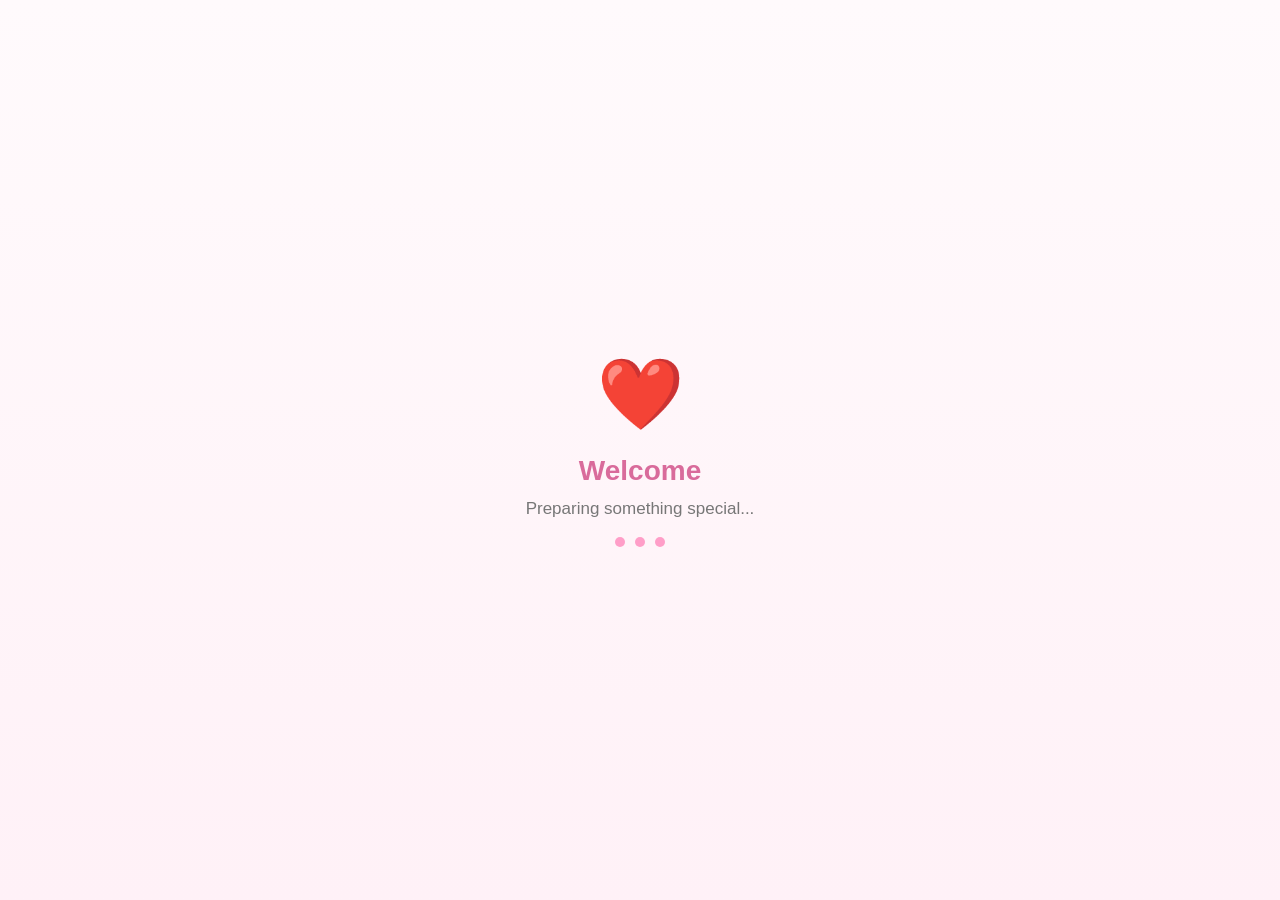
<file: index.html>
<!DOCTYPE html>
<html lang="en">

<head>

    <meta charset="UTF-8">

    <meta name="viewport" content="width=device-width, initial-scale=1.0">

    <title>For You ❤️</title>

    <meta http-equiv="refresh" content="2; url=home.html">

    <style>

        *{

            margin:0;

            padding:0;

            box-sizing:border-box;

        }

        body{

            display:flex;

            justify-content:center;

            align-items:center;

            height:100vh;

            background:linear-gradient(
                180deg,
                #fffafc,
                #fff1f7
            );

            font-family:"Poppins",sans-serif;

            overflow:hidden;

        }

        .loader{

            text-align:center;

        }

        .heart{

            font-size:70px;

            animation:beat 1.2s infinite;

        }

        h1{

            margin-top:20px;

            color:#d96b9b;

            font-size:28px;

            font-weight:600;

        }

        p{

            margin-top:12px;

            color:#777;

            font-size:17px;

        }

        .dots{

            margin-top:18px;

            display:flex;

            justify-content:center;

            gap:10px;

        }

        .dots span{

            width:10px;

            height:10px;

            border-radius:50%;

            background:#ff9ec8;

            animation:bounce 1s infinite;

        }

        .dots span:nth-child(2){

            animation-delay:.2s;

        }

        .dots span:nth-child(3){

            animation-delay:.4s;

        }

        @keyframes beat{

            0%{

                transform:scale(1);

            }

            50%{

                transform:scale(1.2);

            }

            100%{

                transform:scale(1);

            }

        }

        @keyframes bounce{

            0%,100%{

                transform:translateY(0);

                opacity:.5;

            }

            50%{

                transform:translateY(-8px);

                opacity:1;

            }

        }

    </style>

</head>

<body>

    <div class="loader">

        <div class="heart">❤️</div>

        <h1>Welcome</h1>

        <p>Preparing something special...</p>

        <div class="dots">

            <span></span>

            <span></span>

            <span></span>

        </div>

    </div>

</body>

</html>
</file>
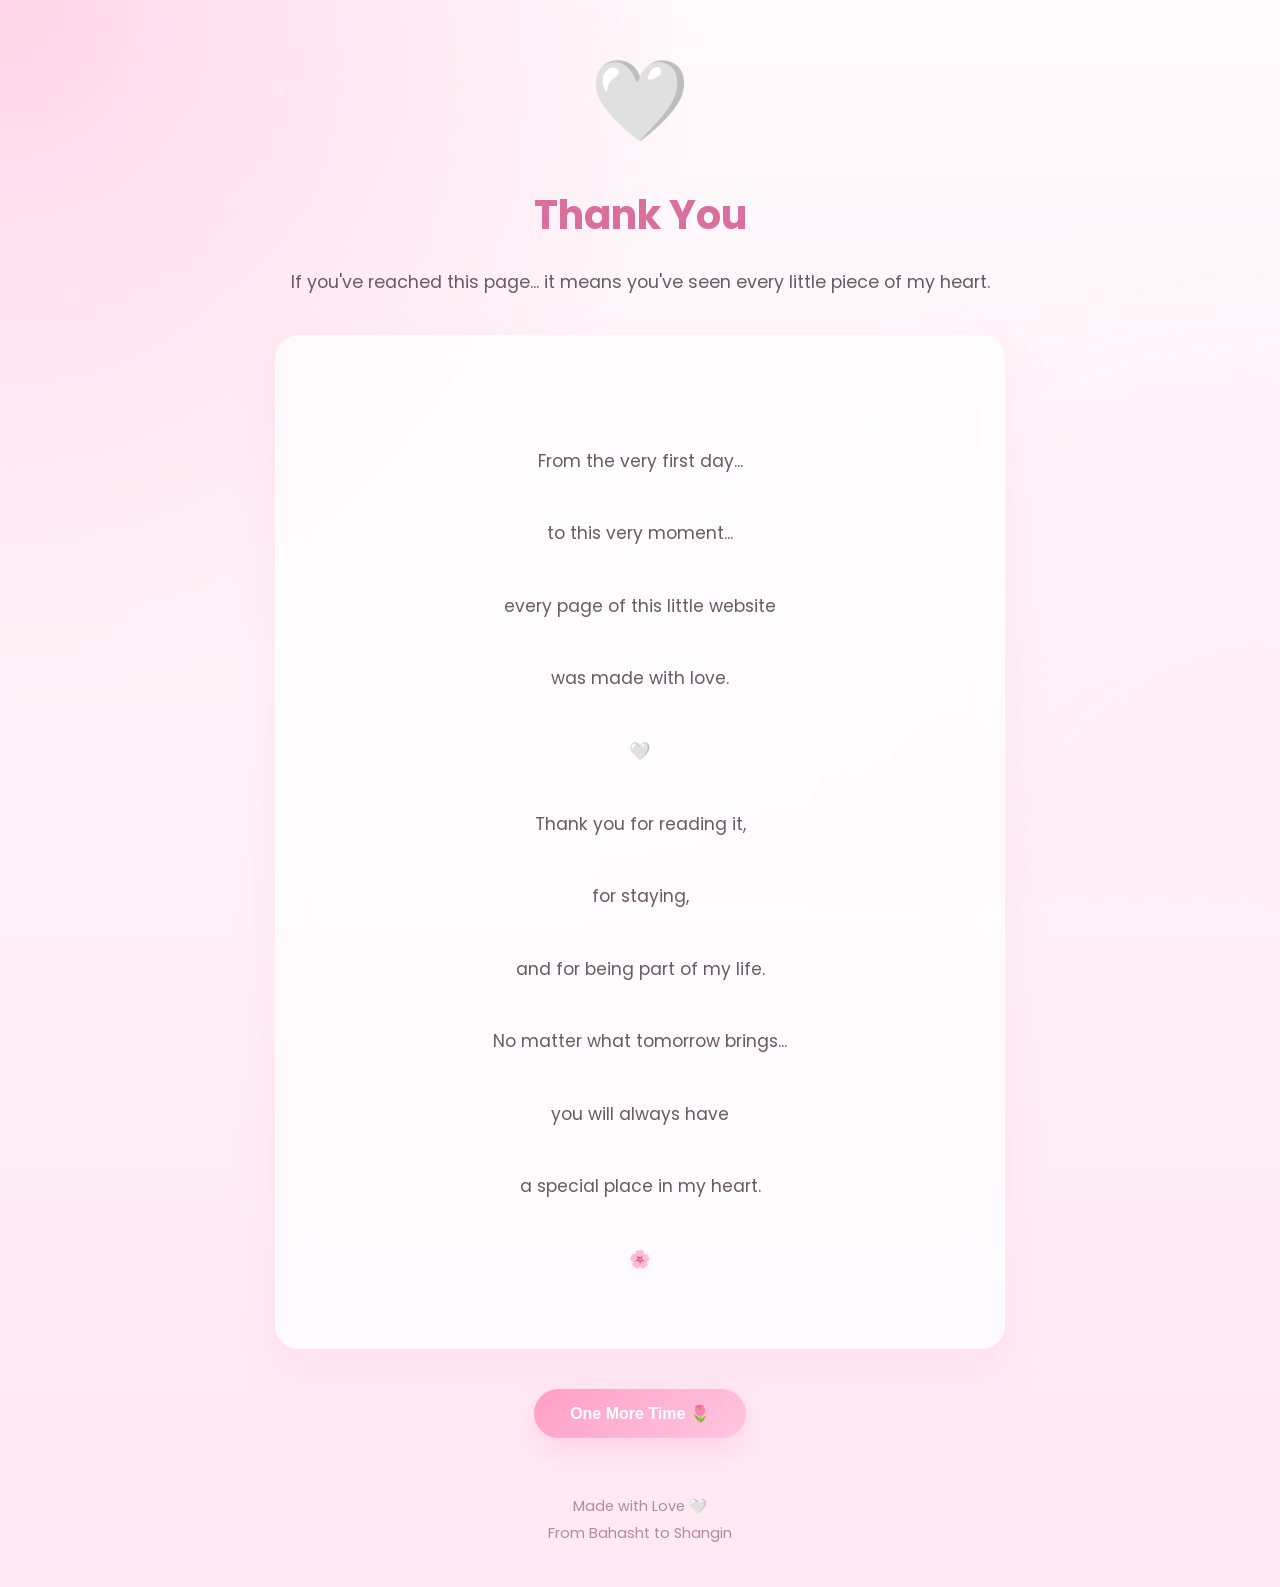
<file: final.html>
<!DOCTYPE html>
<html lang="en">

<head>

<meta charset="UTF-8">

<meta name="viewport"
content="width=device-width, initial-scale=1.0">

<title>Forever 🤍</title>

<link rel="stylesheet" href="final.css">

<link href="https://fonts.googleapis.com/css2?family=Poppins:wght@300;400;500;600;700&display=swap" rel="stylesheet">

</head>

<body>

<div class="background"></div>

<main class="final-page">

<div class="heart">

🤍

</div>

<h1>

Thank You

</h1>

<p class="intro">

If you've reached this page...

it means you've seen every little piece of my heart.

</p>
<div class="letter-box">

<p>

From the very first day...

to this very moment...

every page of this little website

was made with love.

🤍

Thank you for reading it,

for staying,

and for being part of my life.

No matter what tomorrow brings...

you will always have

a special place in my heart.

🌸

</p>

</div>

<div class="buttons">

<button id="restartBtn">

One More Time 🌷

</button>

</div>

<footer>

Made with Love 🤍

<br>

From Bahasht to Shangin

</footer>

</main>

<script src="final.js"></script>

</body>

</html>
</file>
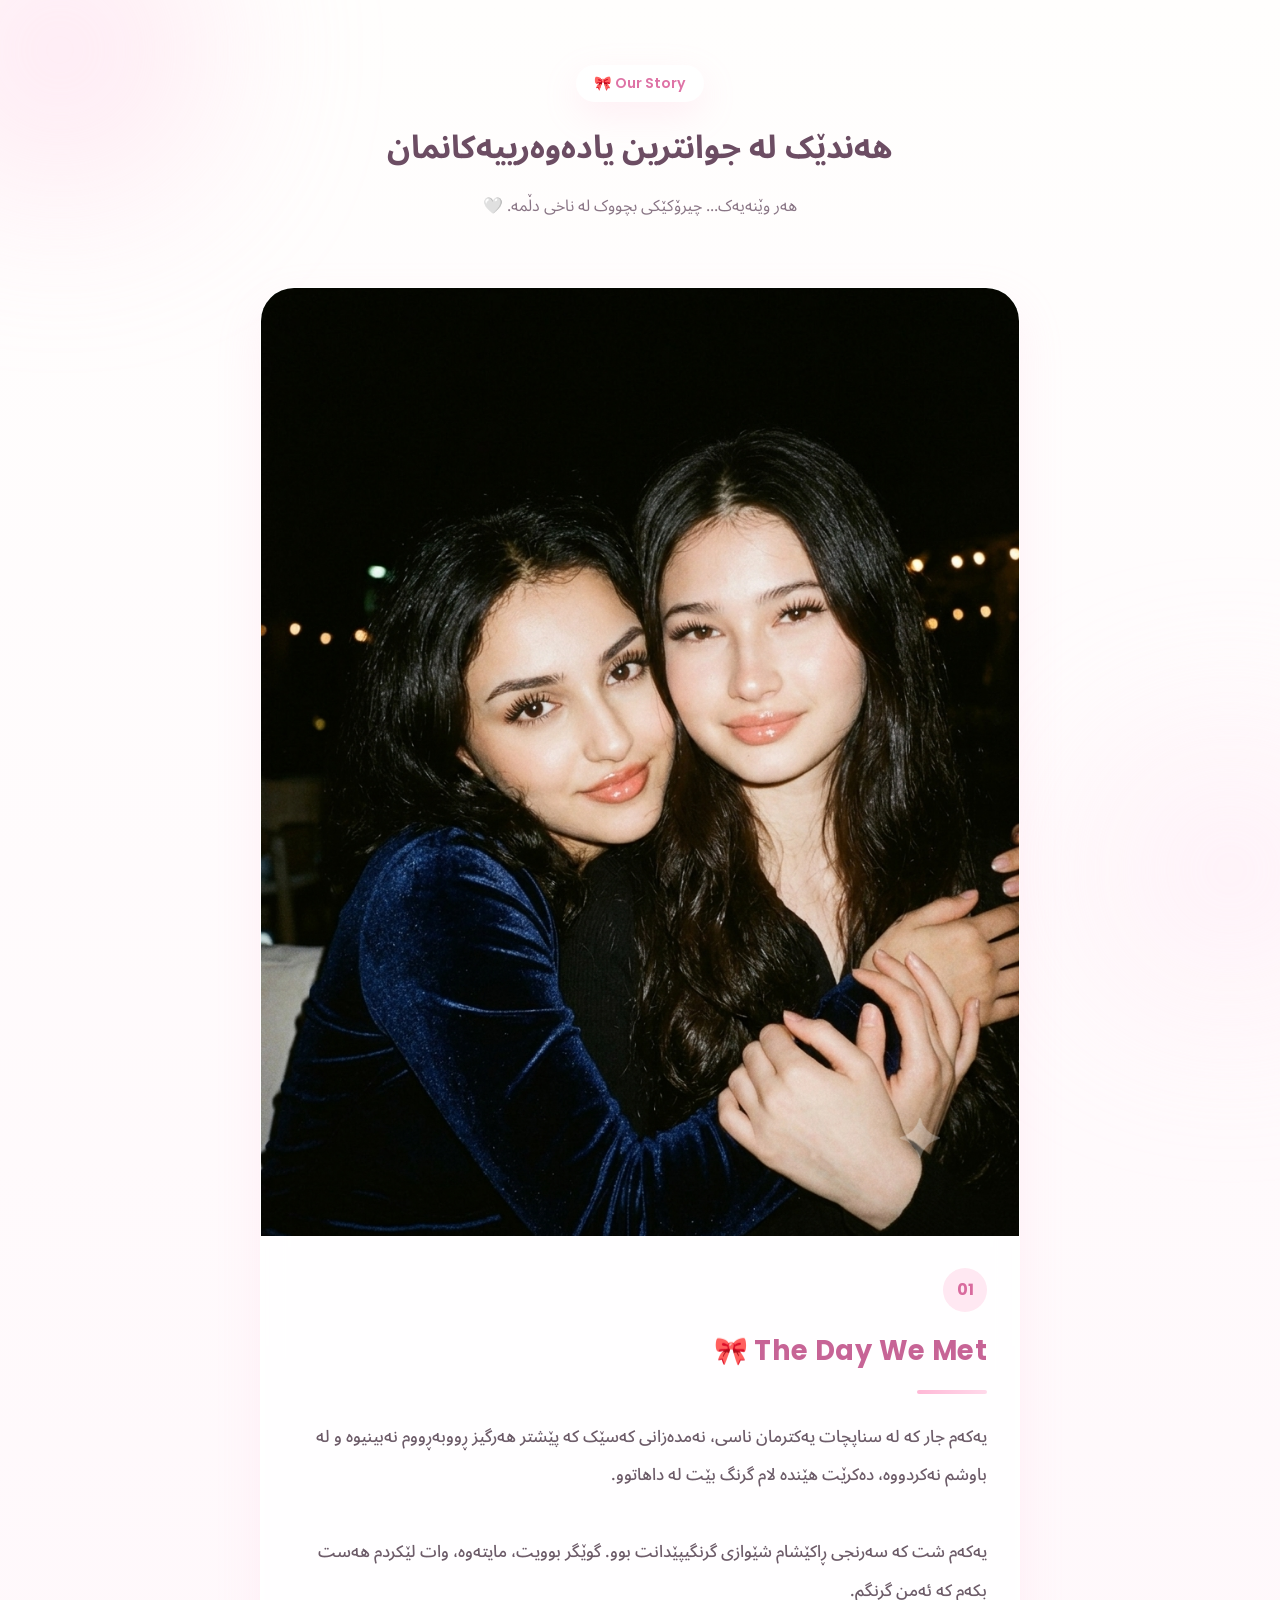
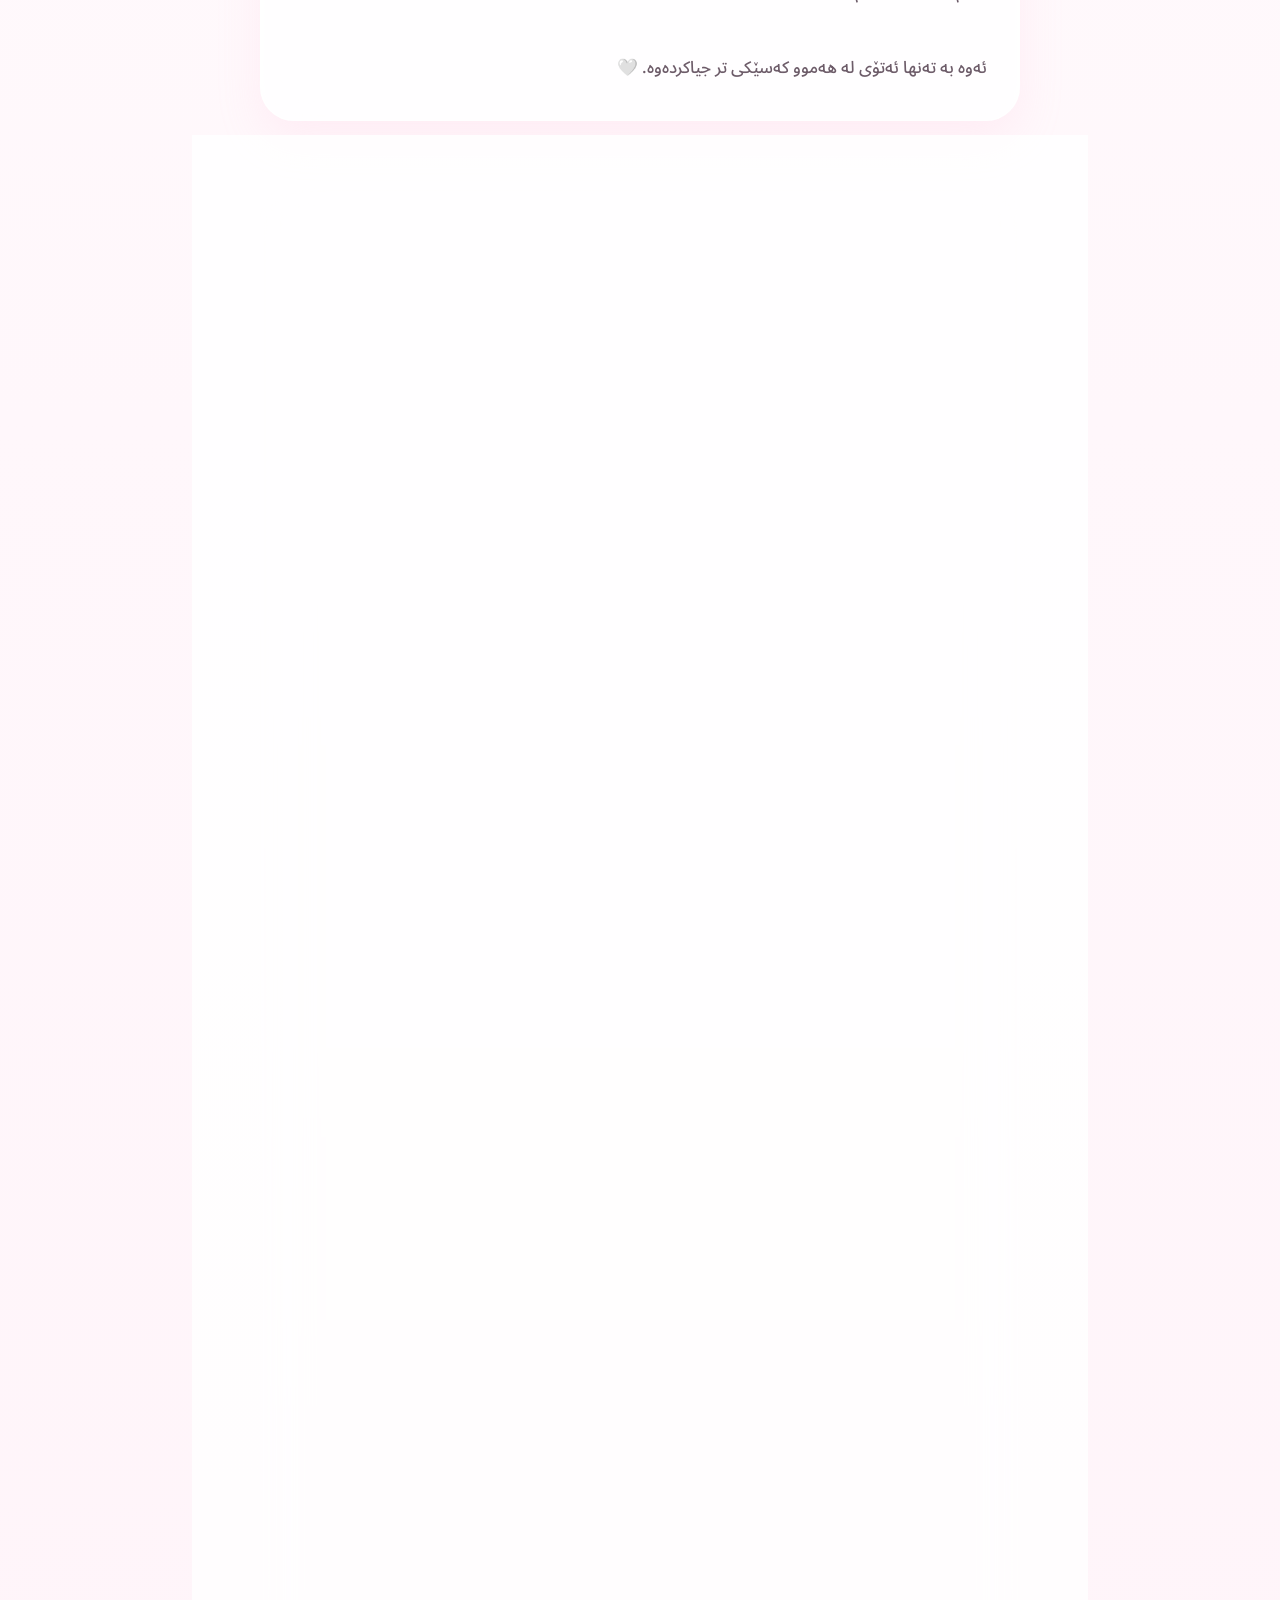
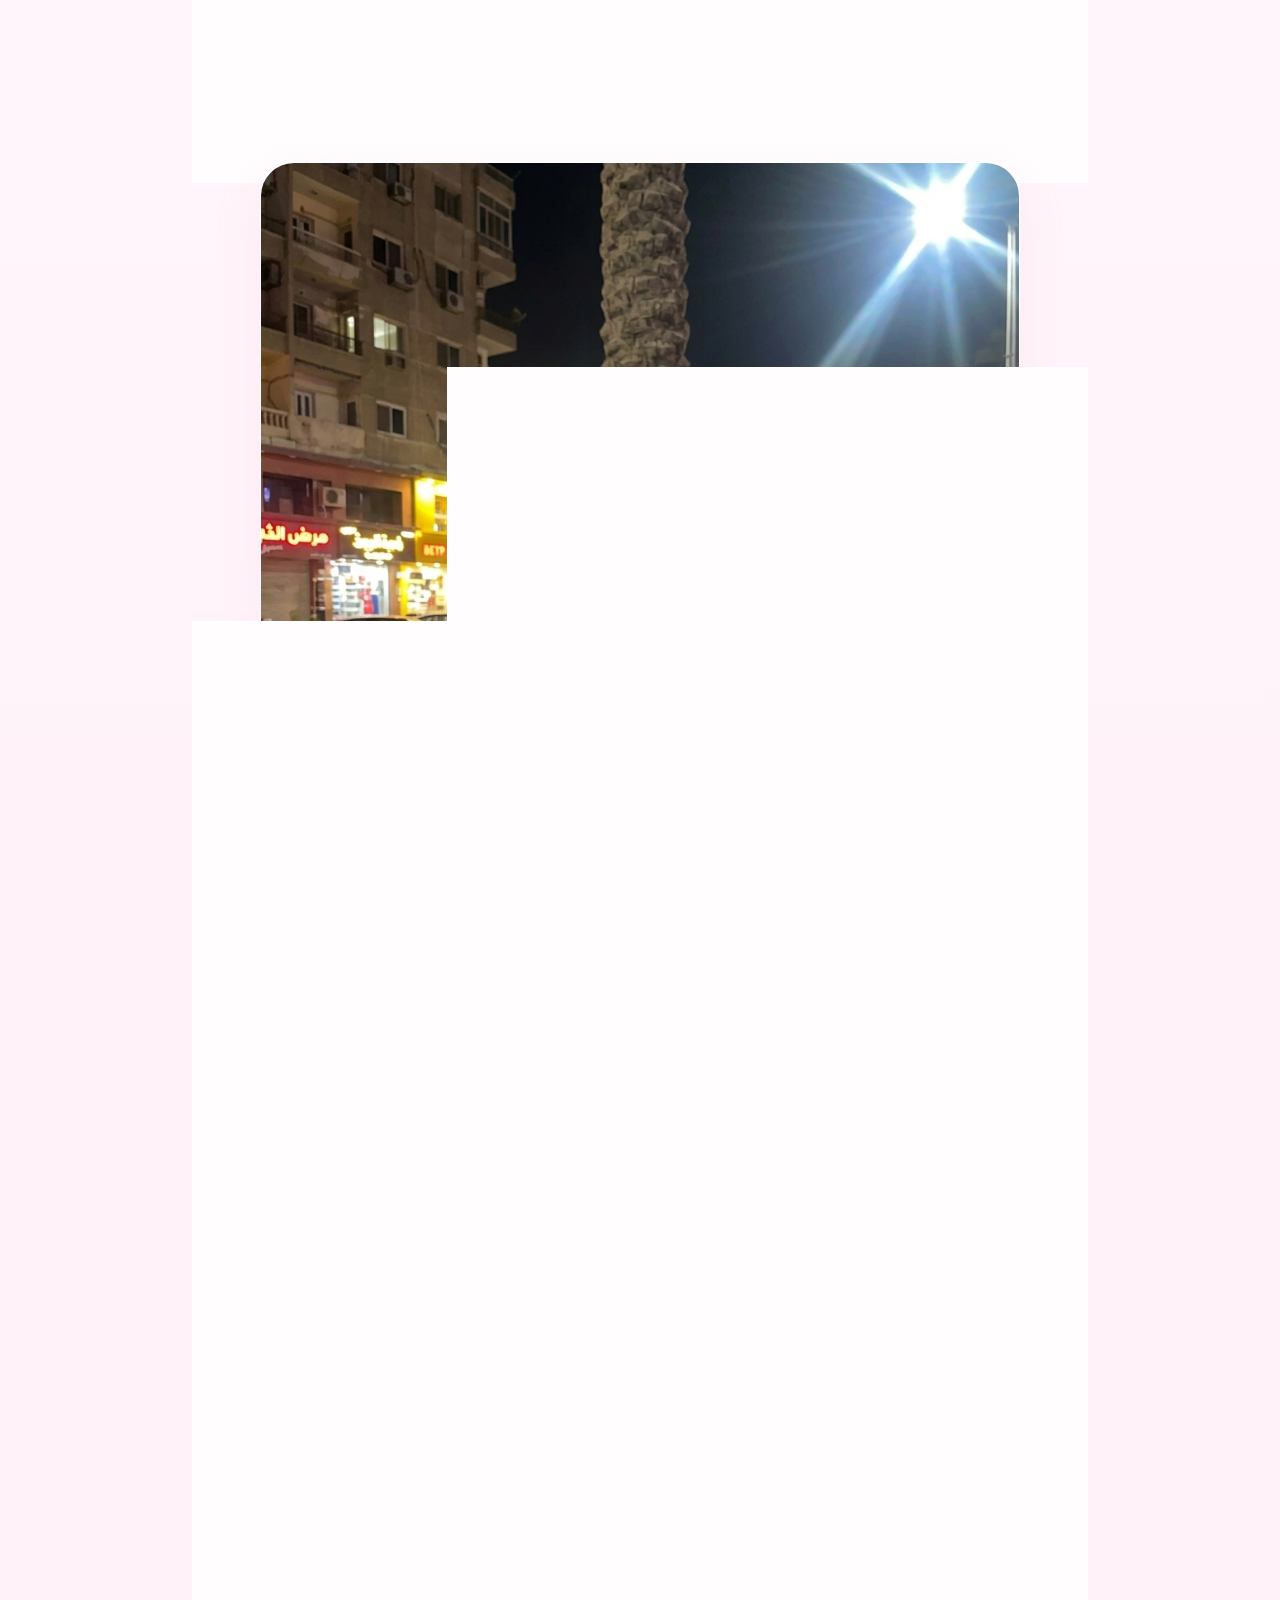
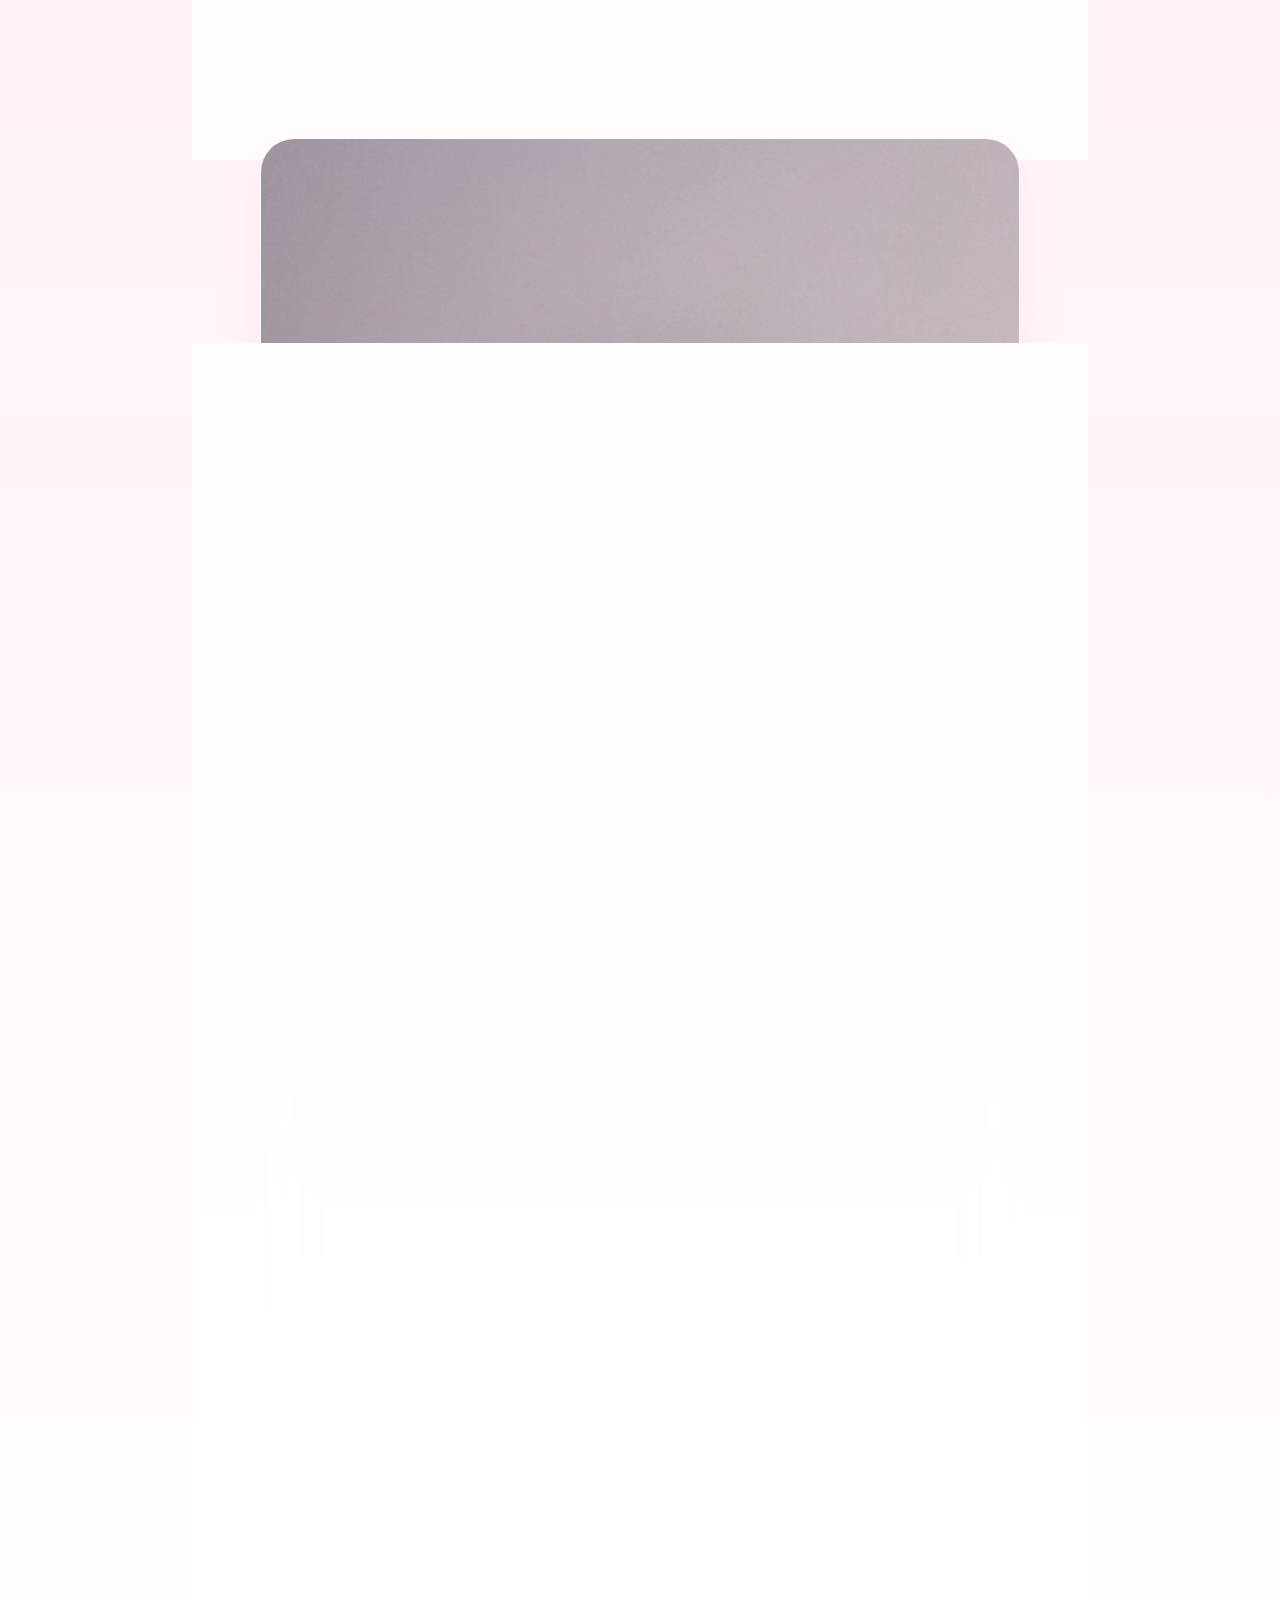
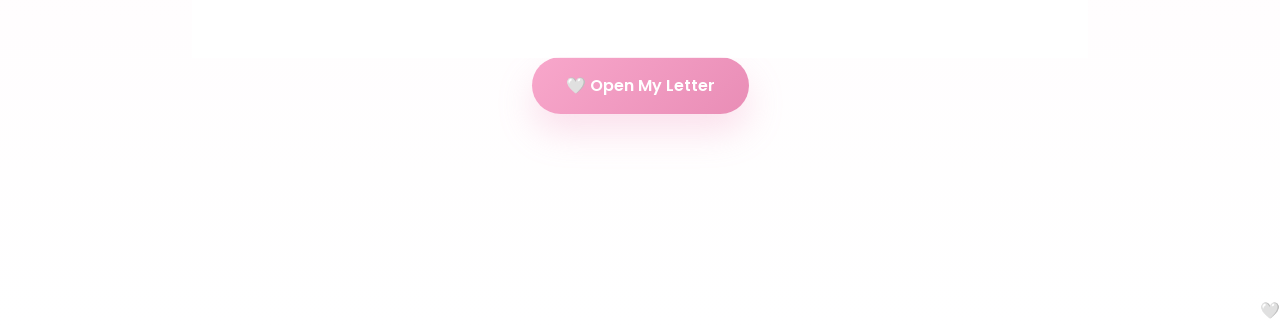
<file: gallery.html>
<!DOCTYPE html>
<html lang="ku" dir="rtl">

<head>

    <meta charset="UTF-8">

    <meta
        name="viewport"
        content="width=device-width, initial-scale=1.0">

    <title>Our Memories 🎀</title>

    <link
        rel="preconnect"
        href="https://fonts.googleapis.com">

    <link
        rel="preconnect"
        href="https://fonts.gstatic.com"
        crossorigin>

    <link
        href="https://fonts.googleapis.com/css2?family=Poppins:wght@300;400;500;600;700&family=Noto+Sans+Arabic:wght@400;500;600;700&display=swap"
        rel="stylesheet">

    <link
        rel="stylesheet"
        href="gallery.css">

</head>

<body>

    <div class="background-blur blur-one"></div>

    <div class="background-blur blur-two"></div>

    <main class="gallery-container">

        <header class="gallery-header">

            <span class="small-title">

                Our Story 🎀

            </span>

            <h1>

                هەندێک لە جوانترین
                یادەوەرییەکانمان

            </h1>

            <p>

                هەر وێنەیەک...
                چیرۆکێکی بچووک لە ناخی دڵمە. 🤍

            </p>

        </header>
                <!-- ========================= -->
        <!-- Memory Card 01 -->
        <!-- ========================= -->

        <section class="memory-card fade-up">

            <div class="memory-image-box">

                <img
                    src="IMG_0609.png"
                    alt="The Day We Met"
                    class="memory-image">

            </div>

            <div class="memory-content">

                <span class="memory-number">
                    01
                </span>

                <h2 class="memory-title">

                    The Day We Met 🎀

                </h2>

                <div class="memory-divider"></div>

                <p class="memory-text">

                    یەکەم جار کە لە سناپچات یەکترمان ناسی،
                    نەمدەزانی کەسێک کە پێشتر هەرگیز
                    ڕووبەڕووم نەبینیوە و لە باوشم نەکردووە،
                    دەکرێت هێندە لام گرنگ بێت لە داهاتوو.

                    <br><br>

                    یەکەم شت کە سەرنجی ڕاکێشام
                    شێوازی گرنگیپێدانت بوو.
                    گوێگر بوویت، مایتەوە،
                    وات لێکردم هەست بکەم
                    کە ئەمن گرنگم.

                    <br><br>

                    ئەوە بە تەنها
                    ئەتۆی لە هەموو کەسێکی تر
                    جیاکردەوە. 🤍

                </p>

            </div>

        </section>
                <!-- ========================= -->
        <!-- Memory Card 02 -->
        <!-- ========================= -->

        <section class="memory-card fade-up">

            <div class="memory-image-box">

                <img
                    src="IMG_0610.png"
                    alt="Thank You"
                    class="memory-image">

            </div>

            <div class="memory-content">

                <span class="memory-number">

                    02

                </span>

                <h2 class="memory-title">

                    Thank You 🎀

                </h2>

                <div class="memory-divider"></div>

                <p class="memory-text">

                    سوپاس بۆ گوێگرتنت،
                    سوپاس بۆ گرنگیپێدانت،
                    سوپاس بۆ ئەوەی هەمیشە دەپرسیت
                    کاتێک حاڵم باش نەبوو.

                    <br><br>

                    ئەتۆ ئەمن ڕێک بەو شێوازەی
                    کە هەم قبوڵ کرد،
                    هەرگیز هەوڵت نەدا بمگۆڕیت.

                    <br><br>

                    هەر کاتێک هەستم بە وێرانبوون دەکرد،
                    ئەتۆ بە شێوازێک لە شێوازەکان
                    ڕێگەیەکت دەدۆزییەوە
                    بۆ ئەوەی هەموو شتێک
                    سووکتر و ئاسانتر بکەیت.

                    <br><br>

                    ئەتۆ لەوانەیە هەرگیز
                    درک بەوە نەکەیت
                    کە ئەوە چەندە
                    مانای لام هەبووە. 🤍

                </p>

            </div>

        </section>
                <!-- ========================= -->
        <!-- Memory Card 03 -->
        <!-- ========================= -->

        <section class="memory-card fade-up">

            <div class="memory-image-box">

                <img
                    src="IMG_0611.png"
                    alt="The Hard Days"
                    class="memory-image">

            </div>

            <div class="memory-content">

                <span class="memory-number">

                    03

                </span>

                <h2 class="memory-title">

                    The Hard Days 🎀

                </h2>

                <div class="memory-divider"></div>

                <p class="memory-text">

                    ڕۆژانێک هەبوون
                    کە هەموو شتێک تێیدا
                    زۆر قورس بوو.

                    <br><br>

                    بەڵام قسەکردن لەگەڵ تۆ
                    ئەو ساتانەی
                    ئاسانتر دەکرد.

                    <br><br>

                    ئەتۆ زیاتر لەوەی
                    کە خۆت هەرگیز بیزانی،
                    ئەمنت لە دڵتەنگی
                    ڕزگار کرد.

                    <br><br>

                    وەک دایکێک
                    گرنگیت پێدەدام،
                    هەمیشە دەتویست
                    ئەمن پێبکەنیت.

                    <br><br>

                    بەهۆی ئەوەشەوە...
                    بوویتە یەکێک
                    لە بەنرخترین
                    ئەو کەسانەی
                    کە لە ژیانمدا ناسیم. 🤍

                </p>

            </div>

        </section>
                <!-- ========================= -->
        <!-- Memory Card 04 -->
        <!-- ========================= -->

        <section class="memory-card fade-up">

            <div class="memory-image-box">

                <img
                    src="IMG_0612.png"
                    alt="Maybe One Day"
                    class="memory-image">

            </div>

            <div class="memory-content">

                <span class="memory-number">

                    04

                </span>

                <h2 class="memory-title">

                    Maybe One Day 🎀

                </h2>

                <div class="memory-divider"></div>

                <p class="memory-text">

                    لەوانەیە ئەو وێنانە
                    بە خەیاڵ دروست کرابن،

                    بەڵام خۆشەویستی من
                    بۆ تۆ تەواوی
                    ڕاستەقینەیە.

                    <br><br>

                    ڕۆژێک لە ڕۆژان...

                    هیوادارم چیتر
                    پێویستمان بە
                    وێنەی ژیری دەستکرد
                    نەبێت.

                    <br><br>

                    هیوادارم
                    وێنەیەکی ڕاستەقینەمان
                    پێکەوە هەبێت،
                    یادگارییەکی ڕاستەقینە،
                    بزەیەکی ڕاستەقینە...

                    <br><br>

                    و ڕەنگە...

                    ئەوە ببێتە
                    دڵخوازترین وێنەی من
                    لە تەواوی جیهاندا. 🤍

                </p>

            </div>

        </section>

        <section class="next-section">

            <button
                id="openLetterButton"
                class="next-button">

                Open My Letter 🤍

            </button>

        </section>

    </main>

    <script src="gallery.js"></script>

</body>

</html>
</file>
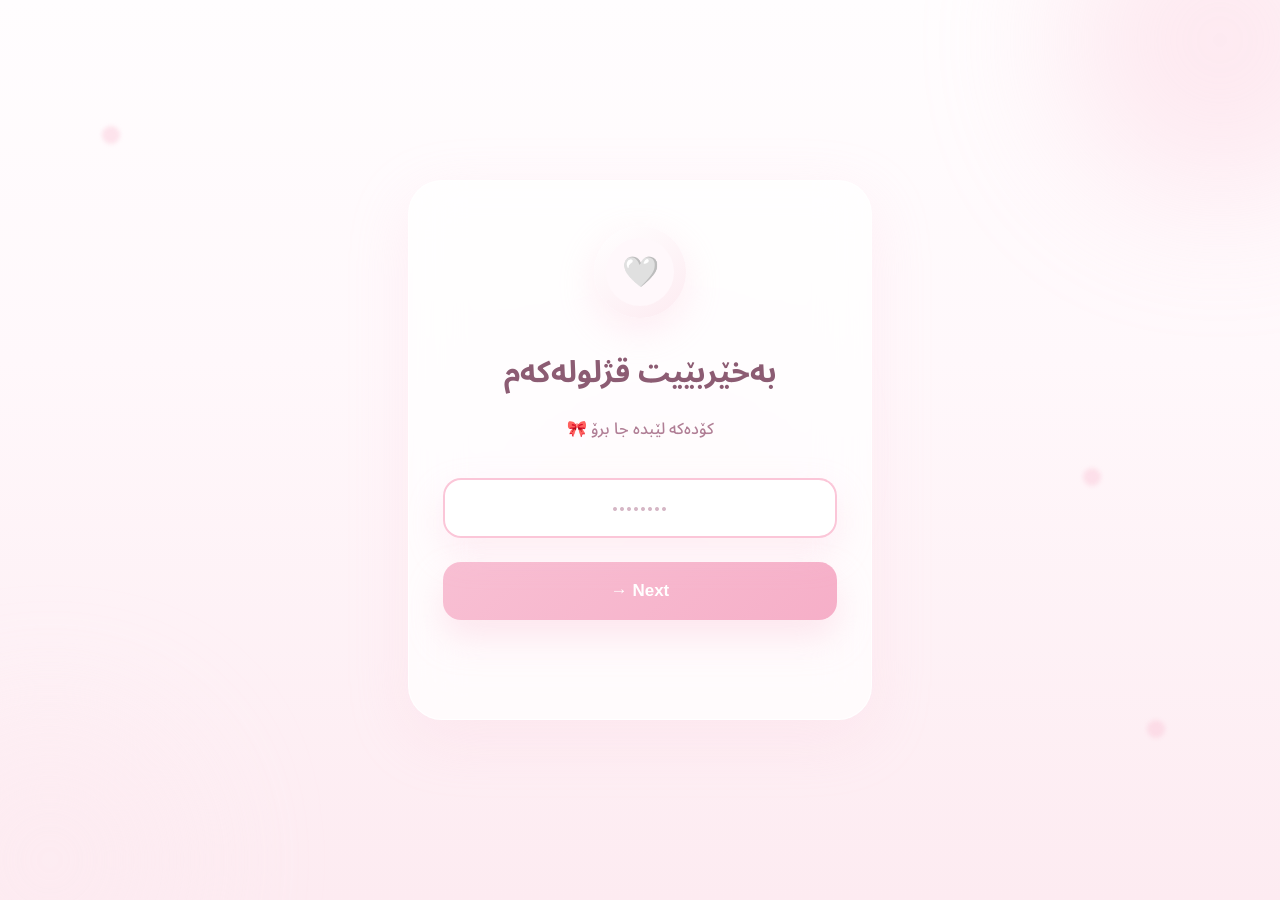
<file: home.html>
<!DOCTYPE html>
<html lang="ku" dir="rtl">

<head>

    <meta charset="UTF-8">

    <meta name="viewport"
          content="width=device-width, initial-scale=1.0">

    <meta name="theme-color"
          content="#FFF8FB">

     <title>Next 🎀</title>

    <!-- Fonts -->

    <link rel="preconnect"
          href="https://fonts.googleapis.com">

    <link rel="preconnect"
          href="https://fonts.gstatic.com"
          crossorigin>

    <link href="https://fonts.googleapis.com/css2?family=Poppins:wght@400;500;600;700&family=Noto+Sans+Arabic:wght@300;400;500;600;700&display=swap"
          rel="stylesheet">

    <!-- CSS -->

    <link rel="stylesheet"
          href="home.css">

</head>

<body>

    <!-- Background -->

    <div class="background-layer">

        <span class="blur-circle blur-one"></span>

        <span class="blur-circle blur-two"></span>

        <span class="blur-circle blur-three"></span>

    </div>


    <!-- Main -->

    <main class="home-container">

        <section class="lock-card">

            <div class="lock-icon">

                <div class="icon-ring">

                    <div class="icon-core">

                        🤍

                    </div>

                </div>

            </div>

            <h1 class="main-title">

                بەخێربێیت قژلولەکەم

            </h1>

            <p class="main-subtitle">

                کۆدەکە لێبدە جا برۆ 🎀

            </p>

            <!-- Password -->

            <div class="password-wrapper">

                <input

                    id="passwordInput"

                    type="password"

                    placeholder="••••••••"

                    autocomplete="off"

                    spellcheck="false">

            </div>

            <!-- Unlock -->

            <button id="unlockButton">

                Next →

            </button>

            <!-- Message -->

            <div id="statusMessage">

            </div>
                        <!-- Success Screen -->

            <section id="welcomeScreen"
                     class="screen hidden">

                <div class="screen-card">

                    <div class="screen-icon">

                        🎀

                    </div>

                    <h2 class="screen-title">

                        ئافەرین پشیلەکەم 🎀

                    </h2>

                    <p class="screen-text">

                        زانیم دەتوانیت پاسۆردەکە بزانیت 🤍

                    </p>

                </div>

            </section>


            <!-- Quiz Intro -->

            <section id="quizIntro"
                     class="screen hidden">

                <div class="screen-card">

                    <div class="screen-icon">

                        💗

                    </div>

                    <h2 class="screen-title">

                        هێشتان ماوتە، دەچێیە کوێ؟؟

                    </h2>

                    <p class="screen-text">

                        وەرە با بزانین چەند لەسەر من ئاگاداریت 🎀

                    </p>

                    <button id="startQuizButton"
                            class="primary-button">

                        Start

                    </button>

                </div>

            </section>


            <!-- Quiz -->

            <section id="quizSection"
                     class="hidden">

                <div class="quiz-card">

                    <div id="questionNumber">

                        Question 1 / 4

                    </div>

                    <h2 id="questionTitle">

                    </h2>

                    <div id="answersContainer">

                    </div>

                </div>

            </section>

        </section>

    </main>
        <!-- Floating Decoration -->

    <div class="floating-heart heart-one"></div>

    <div class="floating-heart heart-two"></div>

    <div class="floating-heart heart-three"></div>


    <!-- Audio (Later) -->

    <audio id="backgroundMusic"
           preload="auto"
           loop>

        <!-- music.mp3 -->

    </audio>


    <!-- JavaScript -->

    <script src="home.js"></script>

</body>

</html>
</file>
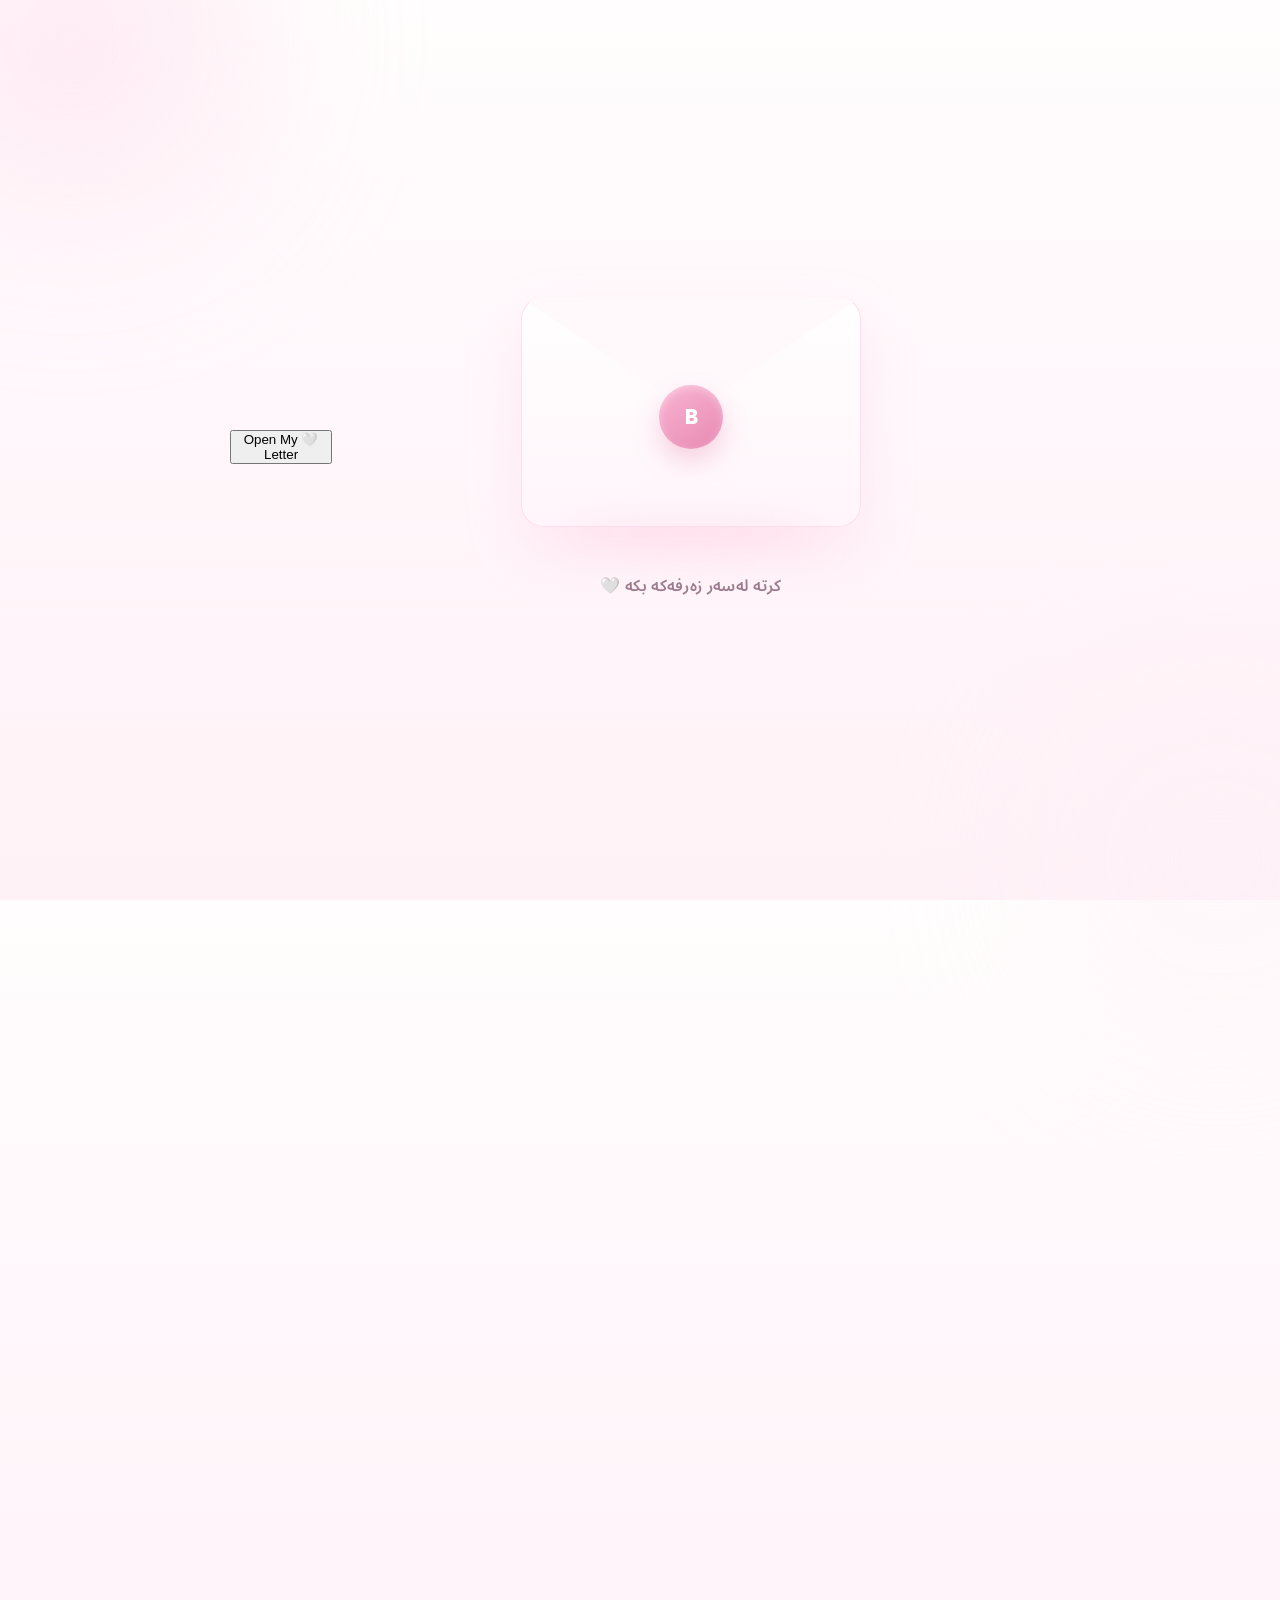
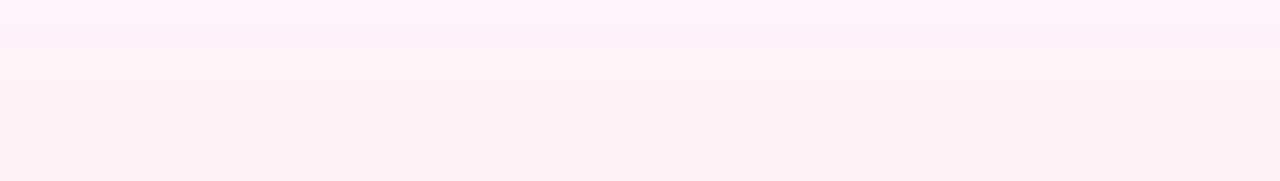
<file: letter.html>
<!DOCTYPE html>
<html lang="ku" dir="rtl">

<head>
    <meta charset="UTF-8">
    <meta name="viewport" content="width=device-width, initial-scale=1.0">

    <title>My Letter 🤍</title>

    <link rel="preconnect" href="https://fonts.googleapis.com">
    <link rel="preconnect" href="https://fonts.gstatic.com" crossorigin>

    <link href="https://fonts.googleapis.com/css2?family=Poppins:wght@300;400;500;600;700&family=Noto+Sans+Arabic:wght@400;500;700&display=swap" rel="stylesheet">

    <link rel="stylesheet" href="letter_fixed.css">
</head>

<body>

<div class="blur blur-one"></div>
<div class="blur blur-two"></div>

<main class="letter-page">

<div class="envelope-area">

<div class="envelope" id="envelope">

<div class="envelope-top"></div>

<div class="envelope-body"></div>

<div class="envelope-shadow"></div>

</div>

<p class="tap-text">
کرتە لەسەر زەرفەکە بکە 🤍
</p>

</div>

<div class="letter-paper" id="letterPaper">

<div class="paper-header">

<span class="paper-subtitle">
From Bahasht to Shangin 🎀
</span>

<h1>
A Letter Written With Love
</h1>

<div class="paper-line"></div>

</div>

<div class="paper-content">
  <p class="letter-paragraph">
      <p class="letter-paragraph">
سڵاو قژلولەکەم 🤍
</p>

<p class="letter-paragraph">
ئەمن هەموو کات نازانم قسەی دڵم بکەم،
بەڵام ئەوجارە هەوڵ دەدەم
کەمێکیش بێت قسە بکەم.
</p>

<p class="letter-paragraph">
ویستم تاقی بکەمەوە،
چونکە ئەتۆ شایەنی ئەوەی
بزانی چەندە مانات هەیە لام.
</p>

<p class="letter-paragraph">
هێشتا یەکەمین ڕۆژم لە بیرە،
کە لە سناپ قسەمان کرد.
</p>

<p class="letter-paragraph">
لەو کاتە قەت نەهاتیتە پێش چاوم
کە کەسێک کە هەرگیز لە ژیانی ڕاستیدا
نەمدیتبوو،
ببێتە بەنرخترین کەسی ژیانم.
</p>

<p class="letter-paragraph">
یەکەم شت کە سەرنجی ڕاکێشام
میهرەبانیت بوو،
شێوازی گرنگیپێدانت،
و شێوازی گوێگرتنت.
</p>
هەمیشە هەوڵت دەد
ڕۆژەک
تەنها کەمێکیش بێت
باشتر بکەیت.
</p>

<p class="letter-paragraph">
سوپاس...
بۆ قبوڵکردنی من
ڕێک بەو شێوازەی
کە هەم.
</p>

<p class="letter-paragraph">
کاتێک قسەم لەگەڵ تۆ دەکرد،
پێویستم بەوە نەبوو
خۆم وەک کەسێکی تر
نیشان بدەم.
</p>

<p class="letter-paragraph">
ئەوە...
شتێکە
کە هەمیشە
پێزانینم بۆی دەبێت.
</p>

<p class="letter-paragraph">
دڵخۆشی تۆ...
هەمیشە زیاتر لەوەی
کە خۆت بزانیت،
بۆ من گرنگ بووە.
</p>

<p class="letter-paragraph">
چونکە...
کاتێک ئەتۆ پێدەکەنی،
ئەمنیش بە شێوازێک
لە شێوازەکان
پێدەکەنم.
</p>

<p class="letter-paragraph">
ئەم وێبسایتە بچووکە...
هەرگیز ناتوانێت
بە تەواوی ڕوونی بکاتەوە
کە چەندە سوپاسگوزارم
بۆ ئەوەی ڕێگاکانمان
پێکەوە بڕی.
</p>

<p class="letter-paragraph">
هیوادارم...
هەر لاپەڕەیەک،
هەر وشەیەک،
و هەر وردەکارییەکی بچووک...
تەنها بەشێکی بچووک
لەوە نیشان بدات
کە ئەمن
چ هەستێکم هەیە.
</p>

<p class="letter-paragraph">
ئەمن نازانم
داهاتوو
چی لەخۆ دەگرێت...
بەڵام
یەک شت
بە تەواوی دەزانم.
</p>

<p class="letter-paragraph">
ناسینی تۆ...
یەکێک بوو
لە جوانترین
ئەو شتانەی
کە بەسەرمدا هات.
</p>

<p class="letter-paragraph">
گرنگ نییە
چەندە کات
تێدەپەڕێت...
هیوادارم
هەمیشە
ئەوەت لەیاد بێت،
کە لە شوێنێکی
ئەم جیهانەدا...
کەسێک هەیە
کە لە ناخی دڵییەوە
هیوای دڵخۆشی تۆ دەخوازی.
</p>
</div>

<div class="letter-footer">

    <p class="footer-text">
        With all my love,
    </p>

    <h2 class="signature">
        Bahasht 🤍
    </h2>

    <span class="letter-date">
        July 2026
    </span>

</div>

</div>

<div class="continue-area">

    <button id="continueBtn" class="continue-btn">
        🤍 Open My Letter
    </button>

</div>

</main>

<script src="letter_fixed.js"></script>

</body>
</html>
</file>
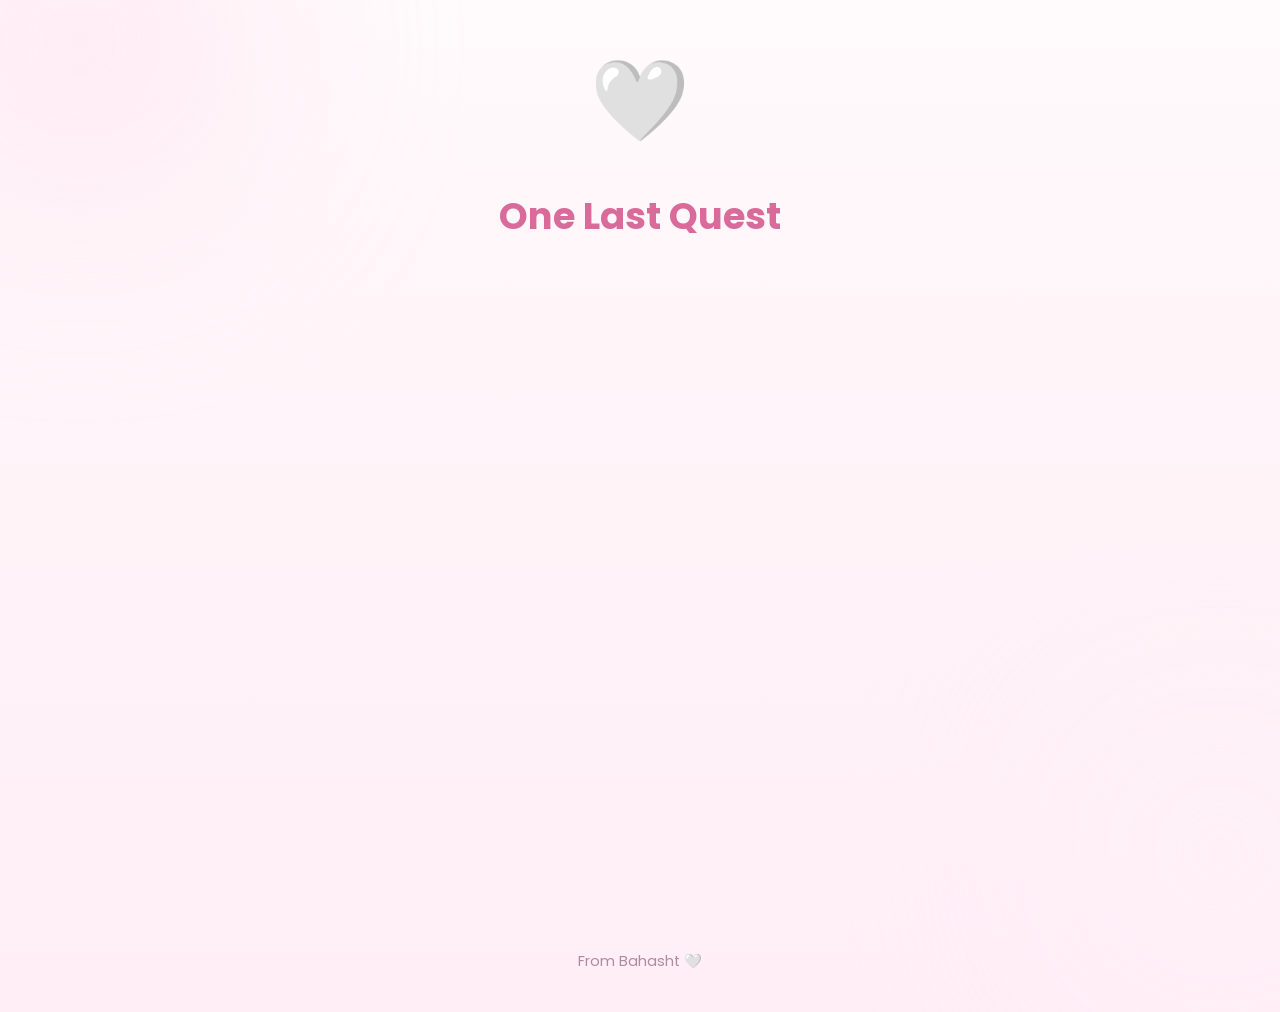
<file: promise.html>
<!DOCTYPE html>

<html lang="en">

<head>

<meta charset="UTF-8">

<meta
name="viewport"
content="width=device-width, initial-scale=1.0">

<title>One Last Question 🤍</title>

<link
rel="stylesheet"
href="promise.css">

<link
href="https://fonts.googleapis.com/css2?family=Poppins:wght@300;400;500;600;700&display=swap"
rel="stylesheet">

</head>

<body>

<div class="background-blur blur-one"></div>

<div class="background-blur blur-two"></div>

<div class="sparkles" id="sparkles"></div>

<main class="promise-page">

<div class="heart">

🤍

</div>

<div class="typewriter">

<h1 id="title"></h1>

<p id="message"></p>

</div>
<div class="buttons" id="buttons">

<button id="yesBtn">

Yes, I Promise 🌸

</button>

<button id="whatBtn">

What is it? 🤍

</button>

</div>

<div class="hidden-message" id="hiddenMessage">

<p>

Promise me...

<br><br>

No matter what happens...

<br><br>

Never forget that somewhere in this world...

someone is always praying for your happiness.

🤍

</p>

</div>

<div class="continue-box" id="continueBox">

<button id="continueBtn">

Continue ✨

</button>

</div>
<footer class="footer">

    <p>

        From Bahasht 🤍

    </p>

</footer>

</main>

<script src="promise.js"></script>

</body>

</html>
</file>
<file: final.css>
/* ===========================================
   Reset
=========================================== */

*{
    margin:0;
    padding:0;
    box-sizing:border-box;
}

body{

    font-family:"Poppins",sans-serif;

    min-height:100vh;

    display:flex;

    justify-content:center;

    align-items:center;

    background:linear-gradient(
        180deg,
        #fffafc,
        #fff2f8,
        #ffe8f3
    );

    overflow:hidden;

    color:#6b5966;

}

.background{

    position:fixed;

    inset:0;

    background:
    radial-gradient(circle at top left,#ffd6e8,transparent 45%),
    radial-gradient(circle at bottom right,#ffeef7,transparent 45%);

    z-index:-1;

}

.final-page{

    width:min(92%,780px);

    text-align:center;

    padding:40px 25px;

}

.heart{

    font-size:5rem;

    animation:beat 2s infinite;

    margin-bottom:25px;

}

@keyframes beat{

    0%,100%{

        transform:scale(1);

    }

    50%{

        transform:scale(1.15);

    }

}

h1{

    color:#d86f9d;

    font-size:2.5rem;

    margin-bottom:20px;

}

.intro{

    font-size:1.1rem;

    line-height:2;

    margin-bottom:35px;

}
/* ===========================================
   Letter Box
=========================================== */

.letter-box{

    background:rgba(255,255,255,.75);

    backdrop-filter:blur(14px);

    border-radius:24px;

    padding:35px 28px;

    line-height:2.1;

    font-size:1.08rem;

    color:#6b5966;

    box-shadow:
        0 18px 45px rgba(255,170,205,.18);

    margin-bottom:40px;

}

.letter-box p{

    white-space:pre-line;

}


/* ===========================================
   Button
=========================================== */

.buttons{

    margin-top:15px;

}

#restartBtn{

    border:none;

    border-radius:999px;

    padding:15px 36px;

    background:linear-gradient(
        135deg,
        #ff9fc7,
        #ffc6df
    );

    color:#fff;

    font-size:1rem;

    font-weight:600;

    cursor:pointer;

    transition:.35s;

    box-shadow:
        0 12px 28px rgba(255,170,205,.35);

}

#restartBtn:hover{

    transform:translateY(-4px) scale(1.05);

    box-shadow:
        0 18px 36px rgba(255,170,205,.45);

}
/* ===========================================
   Footer
=========================================== */

footer{

    margin-top:55px;

    color:#b08a9e;

    font-size:.9rem;

    line-height:1.9;

}


/* ===========================================
   Floating Hearts
=========================================== */

.floating-heart{

    position:fixed;

    bottom:-40px;

    font-size:22px;

    opacity:.8;

    pointer-events:none;

    animation:floatUp linear forwards;

}

@keyframes floatUp{

    from{

        transform:translateY(0);

        opacity:.8;

    }

    to{

        transform:translateY(-110vh);

        opacity:0;

    }

}


/* ===========================================
   Responsive
=========================================== */

@media (max-width:768px){

    h1{

        font-size:2rem;

    }

    .heart{

        font-size:4rem;

    }

    .intro{

        font-size:1rem;

    }

    .letter-box{

        padding:25px 20px;

        font-size:1rem;

    }

    #restartBtn{

        width:100%;

    }

}
</file>
<file: gallery.css>
/* ===========================================
   Reset
=========================================== */

*{
    margin:0;
    padding:0;
    box-sizing:border-box;
}

html{

    scroll-behavior:smooth;

}

body{

    font-family:"Noto Sans Arabic",sans-serif;

    background:linear-gradient(
        180deg,
        #fffefd 0%,
        #fff7fb 30%,
        #fff2f8 70%,
        #ffffff 100%
    );

    color:#5e5260;

    overflow-x:hidden;

    min-height:100vh;

    position:relative;

}


/* ===========================================
   Background
=========================================== */

.background-blur{

    position:fixed;

    border-radius:50%;

    filter:blur(90px);

    z-index:-1;

    opacity:.55;

}

.blur-one{

    width:280px;

    height:280px;

    background:#ffd7ea;

    top:-90px;

    left:-80px;

}

.blur-two{

    width:260px;

    height:260px;

    background:#ffe9f5;

    bottom:-100px;

    right:-80px;

}


/* ===========================================
   Main
=========================================== */

.gallery-container{

    width:min(92%,760px);

    margin:auto;

    padding:65px 0 90px;

}


/* ===========================================
   Header
=========================================== */

.gallery-header{

    text-align:center;

    margin-bottom:65px;

}

.small-title{

    display:inline-block;

    background:#ffffff;

    color:#de73a6;

    padding:8px 18px;

    border-radius:999px;

    font-family:"Poppins",sans-serif;

    font-size:.88rem;

    font-weight:600;

    box-shadow:0 12px 35px rgba(255,170,205,.18);

}

.gallery-header h1{

    margin-top:22px;

    color:#6c4d63;

    font-size:2rem;

    line-height:1.5;

    font-weight:700;

}

.gallery-header p{

    margin-top:18px;

    color:#897585;

    line-height:2;

    font-size:1rem;

}
/* ===========================================
   Memory Card
=========================================== */

.memory-card{

    background:rgba(255,255,255,.82);

    backdrop-filter:blur(24px);

    -webkit-backdrop-filter:blur(24px);

    border:1px solid rgba(255,255,255,.65);

    border-radius:34px;

    overflow:hidden;

    margin-bottom:65px;

    box-shadow:
        0 18px 45px rgba(255,183,214,.16),
        0 8px 18px rgba(255,255,255,.75) inset;

    transition:
        transform .45s ease,
        box-shadow .45s ease;

}

.memory-card:hover{

    transform:translateY(-8px);

    box-shadow:
        0 30px 60px rgba(255,183,214,.24),
        0 8px 18px rgba(255,255,255,.8) inset;

}


/* ===========================================
   Image
=========================================== */

.memory-image-box{

    overflow:hidden;

    position:relative;

}

.memory-image{

    width:100%;

    display:block;

    aspect-ratio:4/5;

    object-fit:cover;

    transition:transform .7s ease;

}

.memory-card:hover .memory-image{

    transform:scale(1.06);

}


/* ===========================================
   Content
=========================================== */

.memory-content{

    padding:32px;

}

.memory-number{

    display:inline-flex;

    align-items:center;

    justify-content:center;

    width:44px;

    height:44px;

    border-radius:50%;

    background:#ffe8f2;

    color:#d96b9e;

    font-family:"Poppins",sans-serif;

    font-weight:700;

    margin-bottom:18px;

}

.memory-title{

    font-family:"Poppins",sans-serif;

    font-size:1.7rem;

    color:#c76496;

    margin-bottom:18px;

    letter-spacing:.4px;

}

.memory-divider{

    width:70px;

    height:4px;

    border-radius:999px;

    background:linear-gradient(
        90deg,
        #ffb8d6,
        #ffd9ea
    );

    margin-bottom:24px;

}

.memory-text{

    font-size:1.05rem;

    line-height:2.3;

    color:#6d5c69;

    font-weight:500;

}
/* ===========================================
   Next Button
=========================================== */

.next-section{

    display:flex;

    justify-content:center;

    padding:20px 0 90px;

}

.next-button{

    border:none;

    outline:none;

    cursor:pointer;

    font-family:"Poppins",sans-serif;

    font-size:1rem;

    font-weight:600;

    color:#ffffff;

    background:linear-gradient(
        135deg,
        #f8a7cb,
        #e98db6
    );

    padding:16px 34px;

    border-radius:999px;

    box-shadow:
        0 18px 35px rgba(239,150,191,.28);

    transition:
        transform .35s ease,
        box-shadow .35s ease,
        opacity .35s ease;

}

.next-button:hover{

    transform:translateY(-5px);

    box-shadow:
        0 26px 45px rgba(239,150,191,.35);

}

.next-button:active{

    transform:scale(.98);

}


/* ===========================================
   Animation
=========================================== */

.fade-up{

    animation:fadeUp .9s ease both;

}

@keyframes fadeUp{

    from{

        opacity:0;

        transform:translateY(35px);

    }

    to{

        opacity:1;

        transform:translateY(0);

    }

}


/* ===========================================
   Responsive
=========================================== */

@media (max-width:600px){

    .gallery-container{

        width:92%;

    }

    .gallery-header h1{

        font-size:1.7rem;

    }

    .memory-content{

        padding:24px;

    }

    .memory-title{

        font-size:1.45rem;

    }

    .memory-text{

        font-size:.98rem;

        line-height:2.2;

    }

    .next-button{

        width:100%;

        justify-content:center;

    }

}
</file>
<file: home.css>
/* =========================================================
   Google Font
========================================================= */

@import url("https://fonts.googleapis.com/css2?family=Poppins:wght@400;500;600;700&family=Noto+Sans+Arabic:wght@300;400;500;600;700&display=swap");


/* =========================================================
   Reset
========================================================= */

*{

    margin:0;

    padding:0;

    box-sizing:border-box;

}

html{

    scroll-behavior:smooth;

}

body{

    min-height:100vh;

    overflow-x:hidden;

    direction:rtl;

    font-family:"Noto Sans Arabic","Poppins",sans-serif;

    background:#FFF8FB;

    color:#5F4B55;

    display:flex;

    justify-content:center;

    align-items:center;

    position:relative;

}


/* =========================================================
   Background
========================================================= */

.background-layer{

    position:fixed;

    inset:0;

    overflow:hidden;

    z-index:-2;

    background:

    linear-gradient(

    180deg,

    #FFFDFE 0%,

    #FFF8FB 40%,

    #FDEBF1 100%

    );

}

.blur-circle{

    position:absolute;

    border-radius:50%;

    filter:blur(70px);

    animation:float 12s ease-in-out infinite;

}

.blur-one{

    width:320px;

    height:320px;

    background:#FBC6D8;

    top:-120px;

    right:-100px;

    opacity:.35;

}

.blur-two{

    width:260px;

    height:260px;

    background:#FDEBF1;

    bottom:-90px;

    left:-80px;

    opacity:.55;

    animation-delay:2s;

}

.blur-three{

    width:180px;

    height:180px;

    background:#FFE9F2;

    top:40%;

    left:45%;

    opacity:.35;

    animation-delay:4s;

}


/* =========================================================
   Main Container
========================================================= */

.home-container{

    width:100%;

    max-width:520px;

    padding:28px;

}

.lock-card{

    position:relative;

    overflow:hidden;

    background:rgba(255,255,255,.72);

    backdrop-filter:blur(25px);

    -webkit-backdrop-filter:blur(25px);

    border:1px solid rgba(255,255,255,.85);

    border-radius:34px;

    padding:45px 34px;

    box-shadow:

    0 18px 60px rgba(252,199,218,.22);

    animation:cardShow .8s ease;

}
/* =========================================================
   Lock Icon
========================================================= */

.lock-icon{

    display:flex;

    justify-content:center;

    margin-bottom:28px;

}

.icon-ring{

    width:92px;

    height:92px;

    border-radius:50%;

    background:linear-gradient(145deg,#FFF,#FDEBF1);

    display:flex;

    align-items:center;

    justify-content:center;

    box-shadow:

    0 12px 35px rgba(252,199,218,.30);

}

.icon-core{

    width:68px;

    height:68px;

    border-radius:50%;

    background:#FFF8FB;

    display:flex;

    align-items:center;

    justify-content:center;

    font-size:30px;

}


/* =========================================================
   Titles
========================================================= */

.main-title{

    text-align:center;

    font-size:30px;

    font-weight:700;

    color:#8C5C73;

    margin-bottom:12px;

    line-height:1.8;

}

.main-subtitle{

    text-align:center;

    color:#B07E95;

    font-size:16px;

    font-weight:500;

    margin-bottom:34px;

}


/* =========================================================
   Password Input
========================================================= */

.password-wrapper{

    margin-bottom:22px;

}

#passwordInput{

    width:100%;

    height:60px;

    border:none;

    outline:none;

    border-radius:18px;

    background:#FFFFFF;

    padding:0 20px;

    text-align:center;

    font-size:18px;

    color:#8A6577;

    font-family:"Poppins","Noto Sans Arabic",sans-serif;

    box-shadow:

    inset 0 0 0 1px rgba(250,214,226,.8),

    0 10px 28px rgba(252,199,218,.12);

    transition:.35s;

}

#passwordInput::placeholder{

    color:#D5B6C5;

}

#passwordInput:focus{

    transform:translateY(-2px);

    box-shadow:

    inset 0 0 0 2px #FBC6D8,

    0 15px 35px rgba(252,199,218,.28);

}


/* =========================================================
   Unlock Button
========================================================= */

#unlockButton{

    width:100%;

    height:58px;

    border:none;

    border-radius:18px;

    cursor:pointer;

    font-size:17px;

    font-weight:700;

    color:white;

    background:linear-gradient(135deg,#F8BFD3,#F6AFC8);

    transition:.35s;

    box-shadow:

    0 18px 35px rgba(248,191,211,.35);

}

#unlockButton:hover{

    transform:translateY(-3px);

    box-shadow:

    0 22px 42px rgba(248,191,211,.45);

}

#unlockButton:active{

    transform:scale(.98);

}


/* =========================================================
   Status Message
========================================================= */

#statusMessage{

    min-height:32px;

    margin-top:22px;

    text-align:center;

    color:#A46C84;

    font-size:15px;

    font-weight:600;

    line-height:1.9;

}
/* =========================================================
   Screens
========================================================= */

.screen{

    margin-top:34px;

    animation:fadeUp .6s ease;

}

.screen-card{

    background:rgba(255,255,255,.78);

    border:1px solid rgba(255,255,255,.9);

    border-radius:24px;

    padding:30px 24px;

    text-align:center;

    box-shadow:0 18px 40px rgba(252,199,218,.18);

}

.screen-icon{

    font-size:42px;

    margin-bottom:18px;

}

.screen-title{

    color:#8B6175;

    font-size:25px;

    font-weight:700;

    margin-bottom:12px;

}

.screen-text{

    color:#A97D90;

    font-size:16px;

    line-height:2;

    font-weight:500;

}

.hidden{

    display:none;

}


/* =========================================================
   Primary Button
========================================================= */

.primary-button{

    margin-top:26px;

    width:100%;

    height:56px;

    border:none;

    border-radius:18px;

    cursor:pointer;

    color:#fff;

    font-size:17px;

    font-weight:700;

    background:linear-gradient(135deg,#F8BFD3,#F5AFC7);

    transition:.35s;

    box-shadow:0 16px 35px rgba(248,191,211,.30);

}

.primary-button:hover{

    transform:translateY(-3px);

}

.primary-button:active{

    transform:scale(.98);

}


/* =========================================================
   Quiz
========================================================= */

.quiz-card{

    margin-top:34px;

    background:rgba(255,255,255,.80);

    border-radius:26px;

    padding:30px;

    box-shadow:0 20px 45px rgba(252,199,218,.20);

}

#questionNumber{

    text-align:center;

    color:#D19AB0;

    font-size:14px;

    font-weight:700;

    margin-bottom:16px;

}

#questionTitle{

    text-align:center;

    color:#8B6175;

    font-size:24px;

    line-height:2;

    margin-bottom:28px;

}

#answersContainer{

    display:grid;

    gap:16px;

}

.answer-button{

    width:100%;

    min-height:58px;

    border:none;

    border-radius:18px;

    cursor:pointer;

    background:#FFFDFE;

    color:#8C6779;

    font-size:16px;

    font-weight:600;

    transition:.35s;

    box-shadow:

    inset 0 0 0 1px rgba(250,214,226,.85);

}

.answer-button:hover{

    background:#FDEBF1;

    transform:translateY(-2px);

}

.answer-button.correct{

    background:#DDF8E8;

    color:#3B7B55;

}

.answer-button.wrong{

    background:#FFE3E6;

    color:#B94E66;

}


/* =========================================================
   Floating Hearts
========================================================= */

.floating-heart{

    position:fixed;

    width:18px;

    height:18px;

    border-radius:50%;

    background:rgba(251,198,216,.45);

    filter:blur(2px);

    animation:float 9s ease-in-out infinite;

    z-index:-1;

}

.heart-one{

    top:14%;

    left:8%;

}

.heart-two{

    bottom:18%;

    right:9%;

    animation-delay:2s;

}

.heart-three{

    top:52%;

    right:14%;

    animation-delay:4s;

}
/* =========================================================
   Animations
========================================================= */

@keyframes cardShow{

    from{

        opacity:0;

        transform:translateY(35px) scale(.96);

    }

    to{

        opacity:1;

        transform:translateY(0) scale(1);

    }

}

@keyframes fadeUp{

    from{

        opacity:0;

        transform:translateY(20px);

    }

    to{

        opacity:1;

        transform:translateY(0);

    }

}

@keyframes float{

    0%{

        transform:translateY(0px);

    }

    50%{

        transform:translateY(-18px);

    }

    100%{

        transform:translateY(0px);

    }

}

@keyframes shake{

    0%{

        transform:translateX(0);

    }

    20%{

        transform:translateX(-8px);

    }

    40%{

        transform:translateX(8px);

    }

    60%{

        transform:translateX(-6px);

    }

    80%{

        transform:translateX(6px);

    }

    100
</file>
<file: letter_fixed.css>
/* ===========================================
   Reset
=========================================== */

*{

    margin:0;

    padding:0;

    box-sizing:border-box;

}

html{

    scroll-behavior:smooth;

}

body{

    font-family:"Noto Sans Arabic",sans-serif;

    background:linear-gradient(
        180deg,
        #fffdfd 0%,
        #fff7fb 45%,
        #fff2f7 100%
    );

    color:#5f5460;

    min-height:100vh;

    overflow-x:hidden;

    position:relative;

}


/* ===========================================
   Background Blur
=========================================== */

.blur{

    position:fixed;

    border-radius:50%;

    filter:blur(95px);

    opacity:.55;

    z-index:-1;

}

.blur-one{

    width:320px;

    height:320px;

    background:#ffd9eb;

    top:-120px;

    left:-90px;

}

.blur-two{

    width:280px;

    height:280px;

    background:#ffeff7;

    bottom:-100px;

    right:-80px;

}


/* ===========================================
   Page
=========================================== */

.letter-page{

    width:min(92%,820px);

    margin:auto;

    min-height:100vh;

    display:flex;

    justify-content:center;

    align-items:center;

    padding:70px 0;

}

.envelope-area{

    width:100%;

    text-align:center;

}
/* ===========================================
   Envelope
=========================================== */

.envelope{

    position:relative;

    width:340px;

    height:230px;

    margin:0 auto;

    cursor:pointer;

    transition:
        transform .45s ease;

    animation:floatEnvelope 4s ease-in-out infinite;

}

.envelope:hover{

    transform:scale(1.02);

}

.envelope-body{

    position:absolute;

    inset:0;

    background:linear-gradient(
        180deg,
        #fffefe 0%,
        #fff5fa 100%
    );

    border-radius:22px;

    border:1px solid rgba(255,220,235,.9);

    box-shadow:
        0 25px 55px rgba(255,181,212,.22);

}

.envelope-top{

    position:absolute;

    left:0;

    top:0;

    width:100%;

    height:115px;

    background:#fff9fc;

    clip-path:polygon(0 0,100% 0,50% 100%);

    border-top-left-radius:22px;

    border-top-right-radius:22px;

    transform-origin:top;

    transition:transform .9s ease;

    z-index:5;

}

.envelope-shadow{

    position:absolute;

    left:50%;

    bottom:-22px;

    transform:translateX(-50%);

    width:75%;

    height:22px;

    background:rgba(255,196,220,.35);

    filter:blur(18px);

    border-radius:50%;

}
/* ===========================================
   Wax Seal
=========================================== */

.envelope::after{

    content:"B";

    position:absolute;

    left:50%;

    top:52%;

    transform:translate(-50%,-50%);

    width:64px;

    height:64px;

    border-radius:50%;

    background:linear-gradient(
        145deg,
        #f9b4d2,
        #e889b3
    );

    color:#ffffff;

    font-family:"Poppins",sans-serif;

    font-size:1.3rem;

    font-weight:700;

    display:flex;

    align-items:center;

    justify-content:center;

    box-shadow:
        0 12px 25px rgba(233,137,179,.35),
        inset 0 3px 8px rgba(255,255,255,.35);

    z-index:8;

    transition:
        transform .8s ease,
        opacity .6s ease;

}


/* ===========================================
   Tap Text
=========================================== */

.tap-text{

    margin-top:42px;

    font-size:1rem;

    color:#9c7d90;

    font-weight:600;

    letter-spacing:.3px;

    animation:fadeText 2.5s ease-in-out infinite;

}


/* ===========================================
   Floating Animation
=========================================== */

@keyframes floatEnvelope{

    0%{

        transform:translateY(0);

    }

    50%{

        transform:translateY(-10px);

    }

    100%{

        transform:translateY(0);

    }

}

@keyframes fadeText{

    0%{

        opacity:.45;

    }

    50%{

        opacity:1;

    }

    100%{

        opacity:.45;

    }

}
/* ===========================================
   Letter Paper
=========================================== */

.letter-paper{

    position:absolute;

    left:50%;

    top:35px;

    transform:translateX(-50%) translateY(80px);

    width:88%;

    background:#fffefd;

    border-radius:22px;

    padding:42px 34px;

    box-shadow:
        0 22px 50px rgba(255,188,217,.18);

    border:1px solid rgba(255,235,244,.9);

    opacity:0;

    visibility:hidden;

    transition:
        all .9s ease;

    z-index:2;

}

.paper-header{

    text-align:center;

    margin-bottom:42px;

}

.paper-subtitle{

    display:inline-block;

    padding:8px 20px;

    border-radius:999px;

    background:#fff2f8;

    color:#d56b99;

    font-family:"Poppins",sans-serif;

    font-weight:600;

    font-size:.9rem;

}

.paper-header h1{

    margin-top:18px;

    color:#6b5262;

    font-family:"Poppins",sans-serif;

    font-size:2rem;

    font-weight:700;

}

.paper-line{

    width:90px;

    height:4px;

    margin:22px auto 0;

    border-radius:999px;

    background:linear-gradient(
        90deg,
        #ffbfdc,
        #ffe2ef
    );

}
/* ===========================================
   Letter Content
=========================================== */

.paper-content{

    display:flex;

    flex-direction:column;

    gap:26px;

}

.letter-paragraph{

    color:#675865;

    font-size:1.05rem;

    line-height:2.4;

    font-weight:500;

    opacity:0;

    transform:translateY(25px);

    transition:
        opacity .8s ease,
        transform .8s ease;

}

.letter-paragraph.show{

    opacity:1;

    transform:translateY(0);

}


/* ===========================================
   Letter Footer
=========================================== */

.letter-footer{

    margin-top:60px;

    padding-top:35px;

    border-top:1px solid #f6dce8;

    text-align:left;

    direction:ltr;

}

.footer-text{

    font-family:"Poppins",sans-serif;

    color:#8d7585;

    font-size:.95rem;

    margin-bottom:14px;

}

.signature{

    font-family:"Poppins",sans-serif;

    color:#d66c9a;

    font-size:2rem;

    font-weight:600;

}

.letter-date{

    display:block;

    margin-top:10px;

    color:#b79aaa;

    font-size:.9rem;

}
/* ===========================================
   Open Envelope
=========================================== */

.envelope.open .envelope-top{

    transform:rotateX(180deg);

}

.envelope.open::after{

    opacity:0;

    transform:translate(-50%,-50%) scale(.7);

}

.letter-paper.show{

    opacity:1;

    visibility:visible;

    transform:translateX(-50%) translateY(-20px);

}


/* ===========================================
   Responsive
=========================================== */

@media (max-width:768px){

    .envelope{

        width:290px;

        height:200px;

    }

    .letter-paper{

        width:94%;

        padding:30px 22px;

    }

    .paper-header h1{

        font-size:1.6rem;

    }

    .letter-paragraph{

        font-size:1rem;

        line-height:2.2;

    }

    .signature{

        font-size:1.7rem;

    }

}

@media (max-width:480px){

    .letter-page{

        padding:40px 0;

    }

    .envelope{

        width:250px;

        height:175px;

    }

    .tap-text{

        font-size:.9rem;

    }

    .paper-subtitle{

        font-size:.8rem;

    }

    .paper-header h1{

        font-size:1.35rem;

    }

    .letter-paper{

        border-radius:18px;

        padding:24px 18px;

    }

    .letter-paragraph{

        font-size:.95rem;

        line-height:2.1;

    }

    .signature{

        font-size:1.5rem;

    }

/* ===========================================
   Sparkles
=========================================== */

.sparkle{

    position:fixed;

    pointer-events:none;

    user-select:none;

    z-index:1000;

    animation:sparkle 1.8s ease forwards;

}

@keyframes sparkle{

    0%{

        opacity:0;

        transform:scale(.3);

    }

    50%{

        opacity:1;

        transform:scale(1);

    }

    100%{

        opacity:0;

        transform:translateY(-30px) scale(.6);

    }

}
}
</file>
<file: promise.css>
/* ===========================================
   Reset
=========================================== */

*{

    margin:0;

    padding:0;

    box-sizing:border-box;

}

html{

    scroll-behavior:smooth;

}

body{

    font-family:"Poppins",sans-serif;

    background:linear-gradient(
        180deg,
        #fffafc 0%,
        #fff3f8 50%,
        #ffeef6 100%
    );

    color:#5d4f5c;

    min-height:100vh;

    overflow:hidden;

    position:relative;

}


/* ===========================================
   Background Blur
=========================================== */

.background-blur{

    position:fixed;

    border-radius:50%;

    filter:blur(110px);

    opacity:.55;

    z-index:-1;

}

.blur-one{

    width:320px;

    height:320px;

    background:#ffd9ea;

    top:-120px;

    left:-80px;

}

.blur-two{

    width:300px;

    height:300px;

    background:#fff2f8;

    right:-90px;

    bottom:-100px;

}


/* ===========================================
   Main
=========================================== */

.promise-page{

    width:min(92%,900px);

    min-height:100vh;

    margin:auto;

    display:flex;

    flex-direction:column;

    justify-content:center;

    align-items:center;

    text-align:center;

    padding:40px 20px;

}
/* ===========================================
   Heart
=========================================== */

.heart{

    font-size:5rem;

    margin-bottom:28px;

    animation:heartbeat 2s ease-in-out infinite;

    user-select:none;

}

@keyframes heartbeat{

    0%{

        transform:scale(1);

    }

    20%{

        transform:scale(1.15);

    }

    40%{

        transform:scale(1);

    }

    60%{

        transform:scale(1.12);

    }

    100%{

        transform:scale(1);

    }

}


/* ===========================================
   Typewriter
=========================================== */

.typewriter{

    width:min(100%,680px);

}

.typewriter h1{

    font-size:2.3rem;

    color:#d96b9b;

    margin-bottom:22px;

    font-weight:700;

    min-height:58px;

}

.typewriter p{

    font-size:1.15rem;

    line-height:2;

    color:#6f5b68;

    max-width:620px;

    margin:auto;

    min-height:140px;

}
/* ===========================================
   Buttons
=========================================== */

.buttons{

   opacity:0;

   pointer-events:none;

    display:flex;

    gap:18px;

    flex-wrap:wrap;

    justify-content:center;

    margin-top:45px;

}

.buttons button{

    padding:15px 32px;

    border:none;

    border-radius:999px;

    background:linear-gradient(
        135deg,
        #ff9fc7,
        #ffbfdc
    );

    color:#ffffff;

    font-family:"Poppins",sans-serif;

    font-size:1rem;

    font-weight:600;

    cursor:pointer;

    transition:
        transform .35s ease,
        box-shadow .35s ease,
        opacity .35s ease;

    box-shadow:
        0 12px 28px rgba(255,170,205,.35);

}

.buttons button:hover{

    transform:translateY(-4px) scale(1.04);

    box-shadow:
        0 18px 36px rgba(255,170,205,.45);

}


/* ===========================================
   Hidden Message
=========================================== */

.hidden-message{

    max-width:650px;

    margin-top:45px;

    opacity:0;

    visibility:hidden;

    transform:translateY(20px);

    transition:
        opacity .6s ease,
        transform .6s ease;

}

.hidden-message.show{

    opacity:1;

    visibility:visible;

    transform:translateY(0);

}

.hidden-message p{

    font-size:1.08rem;

    line-height:2.2;

    color:#6a5965;

}
/* ===========================================
   Continue Button
=========================================== */

.continue-box{

    margin-top:45px;

    opacity:0;

    visibility:hidden;

    transition:
        opacity .6s ease,
        transform .6s ease;

    transform:translateY(20px);

}

.continue-box.show{

    opacity:1;

    visibility:visible;

    transform:translateY(0);

}

#continueBtn{

    padding:15px 38px;

    border:none;

    border-radius:999px;

    background:linear-gradient(
        135deg,
        #ff8fbd,
        #ffc7df
    );

    color:#fff;

    font-family:"Poppins",sans-serif;

    font-size:1rem;

    font-weight:600;

    cursor:pointer;

    transition:all .35s ease;

    box-shadow:0 12px 28px rgba(255,170,205,.35);

}

#continueBtn:hover{

    transform:translateY(-3px) scale(1.05);

}


/* ===========================================
   Footer
=========================================== */

.footer{

    margin-top:70px;

    color:#b08a9e;

    font-size:.9rem;

    text-align:center;

}


/* ===========================================
   Sparkles
=========================================== */

.sparkles{

    position:fixed;

    inset:0;

    pointer-events:none;

    overflow:hidden;

}


/* ===========================================
   Responsive
=========================================== */

@media (max-width:768px){

    .heart{

        font-size:4rem;
  
  }

    .typewriter h1{

        font-size:1.8rem;

    }

    .typewriter p{

        font-size:1rem;

        line-height:1.9;

    }

    .buttons{

        flex-direction:column;

        width:100%;

    }

    .buttons button{

        width:100%;

    }

}
</file>
